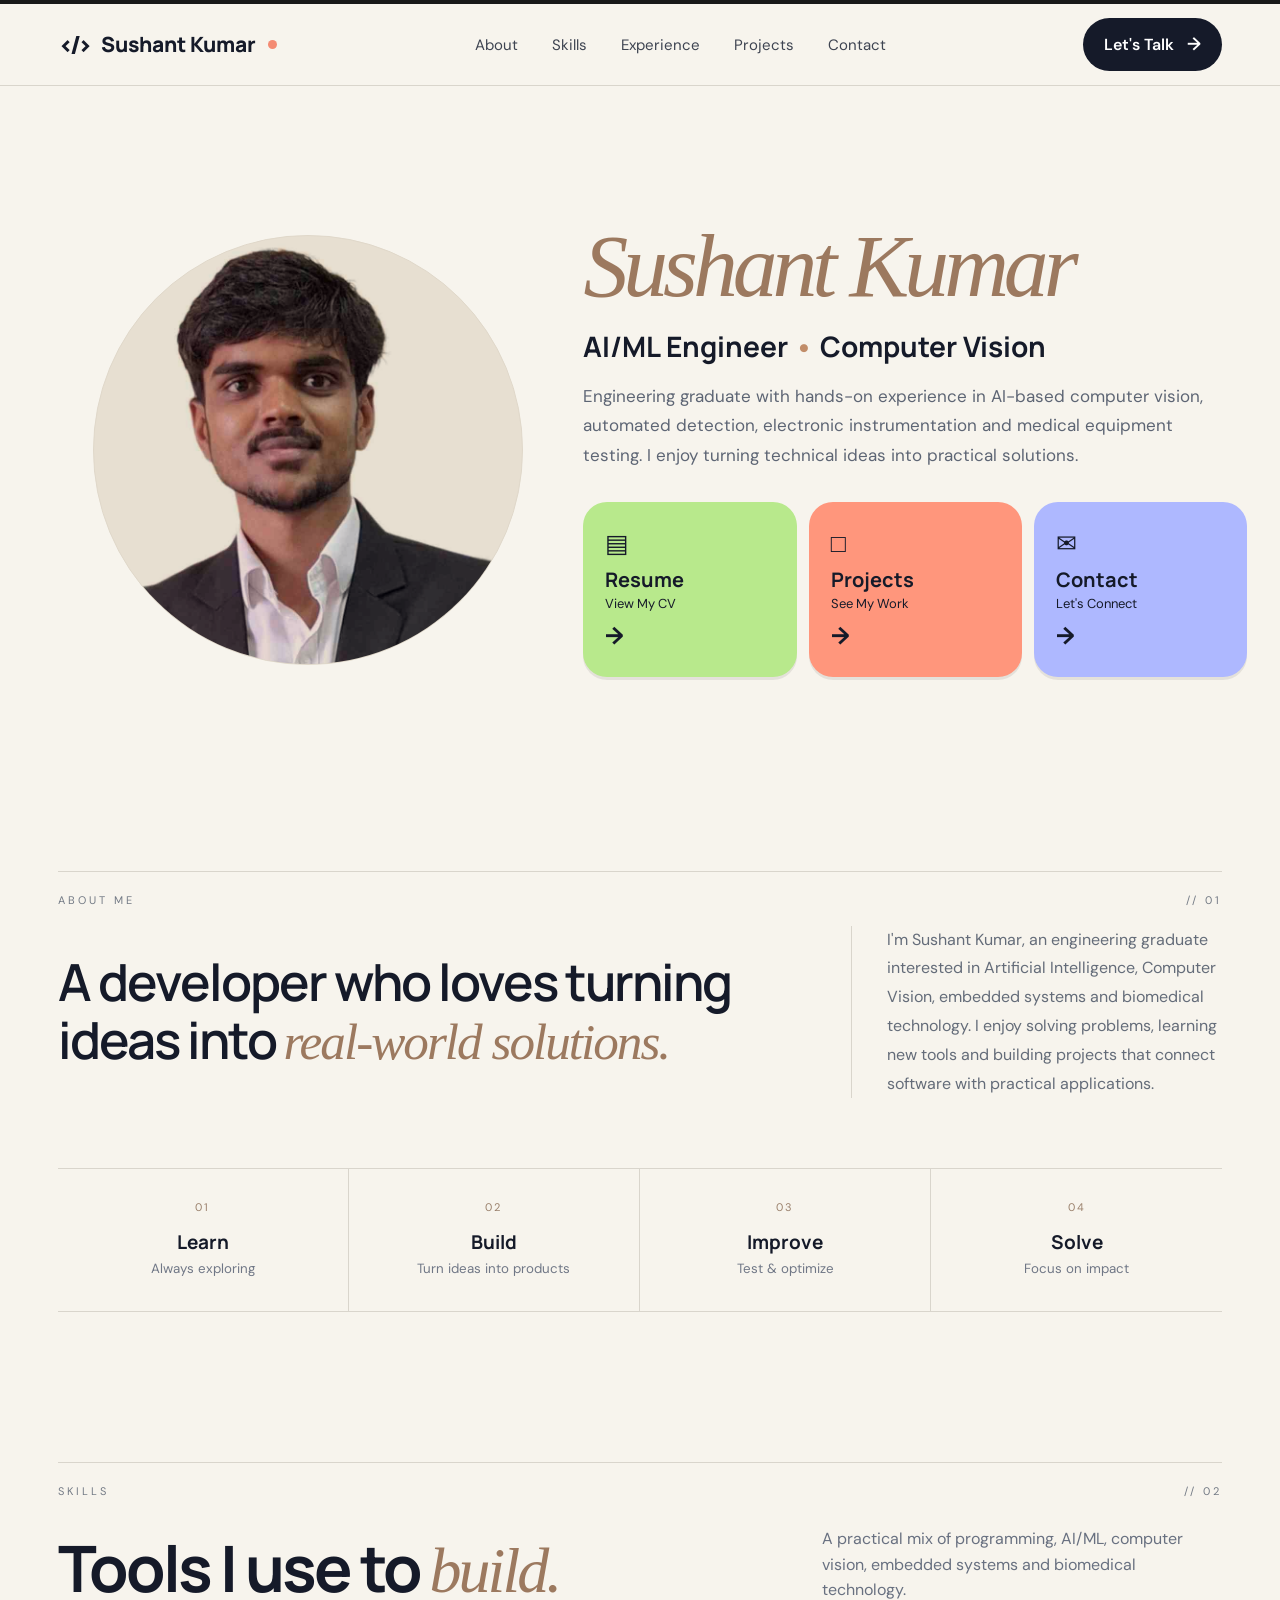
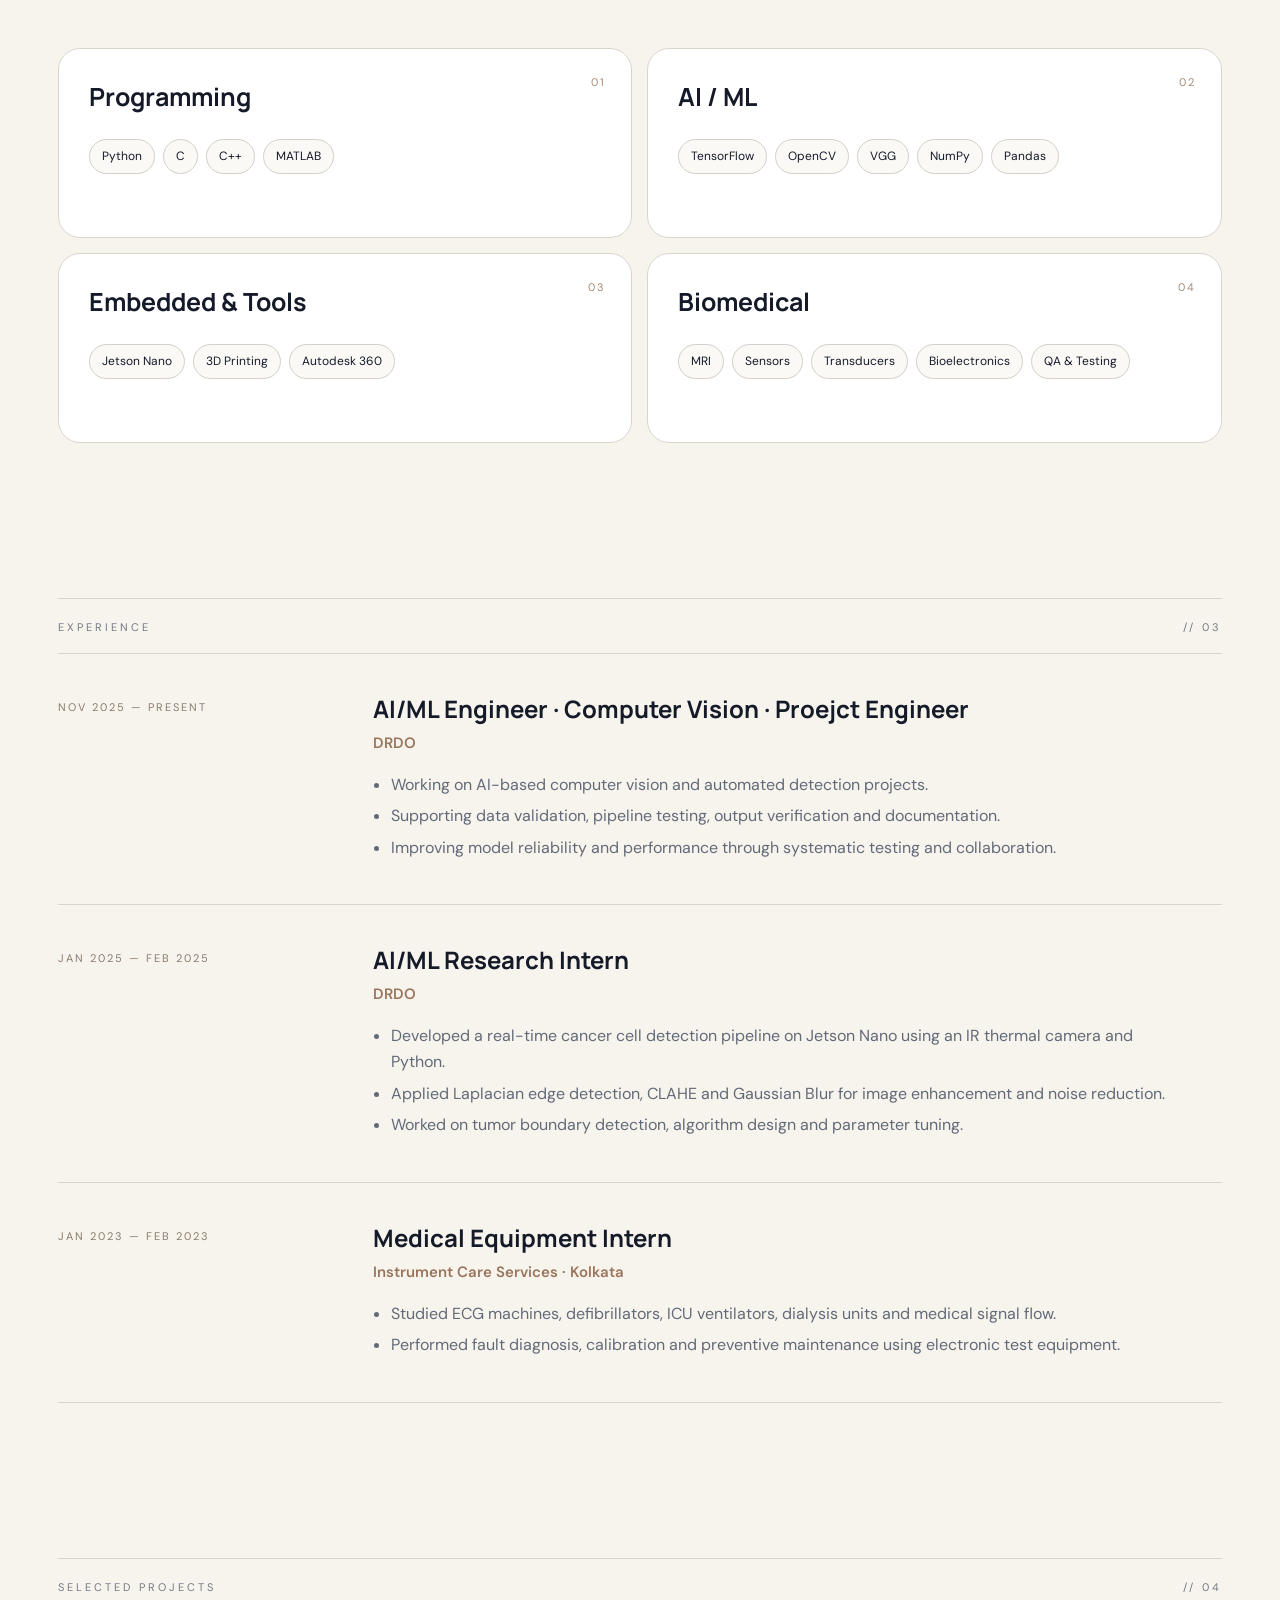
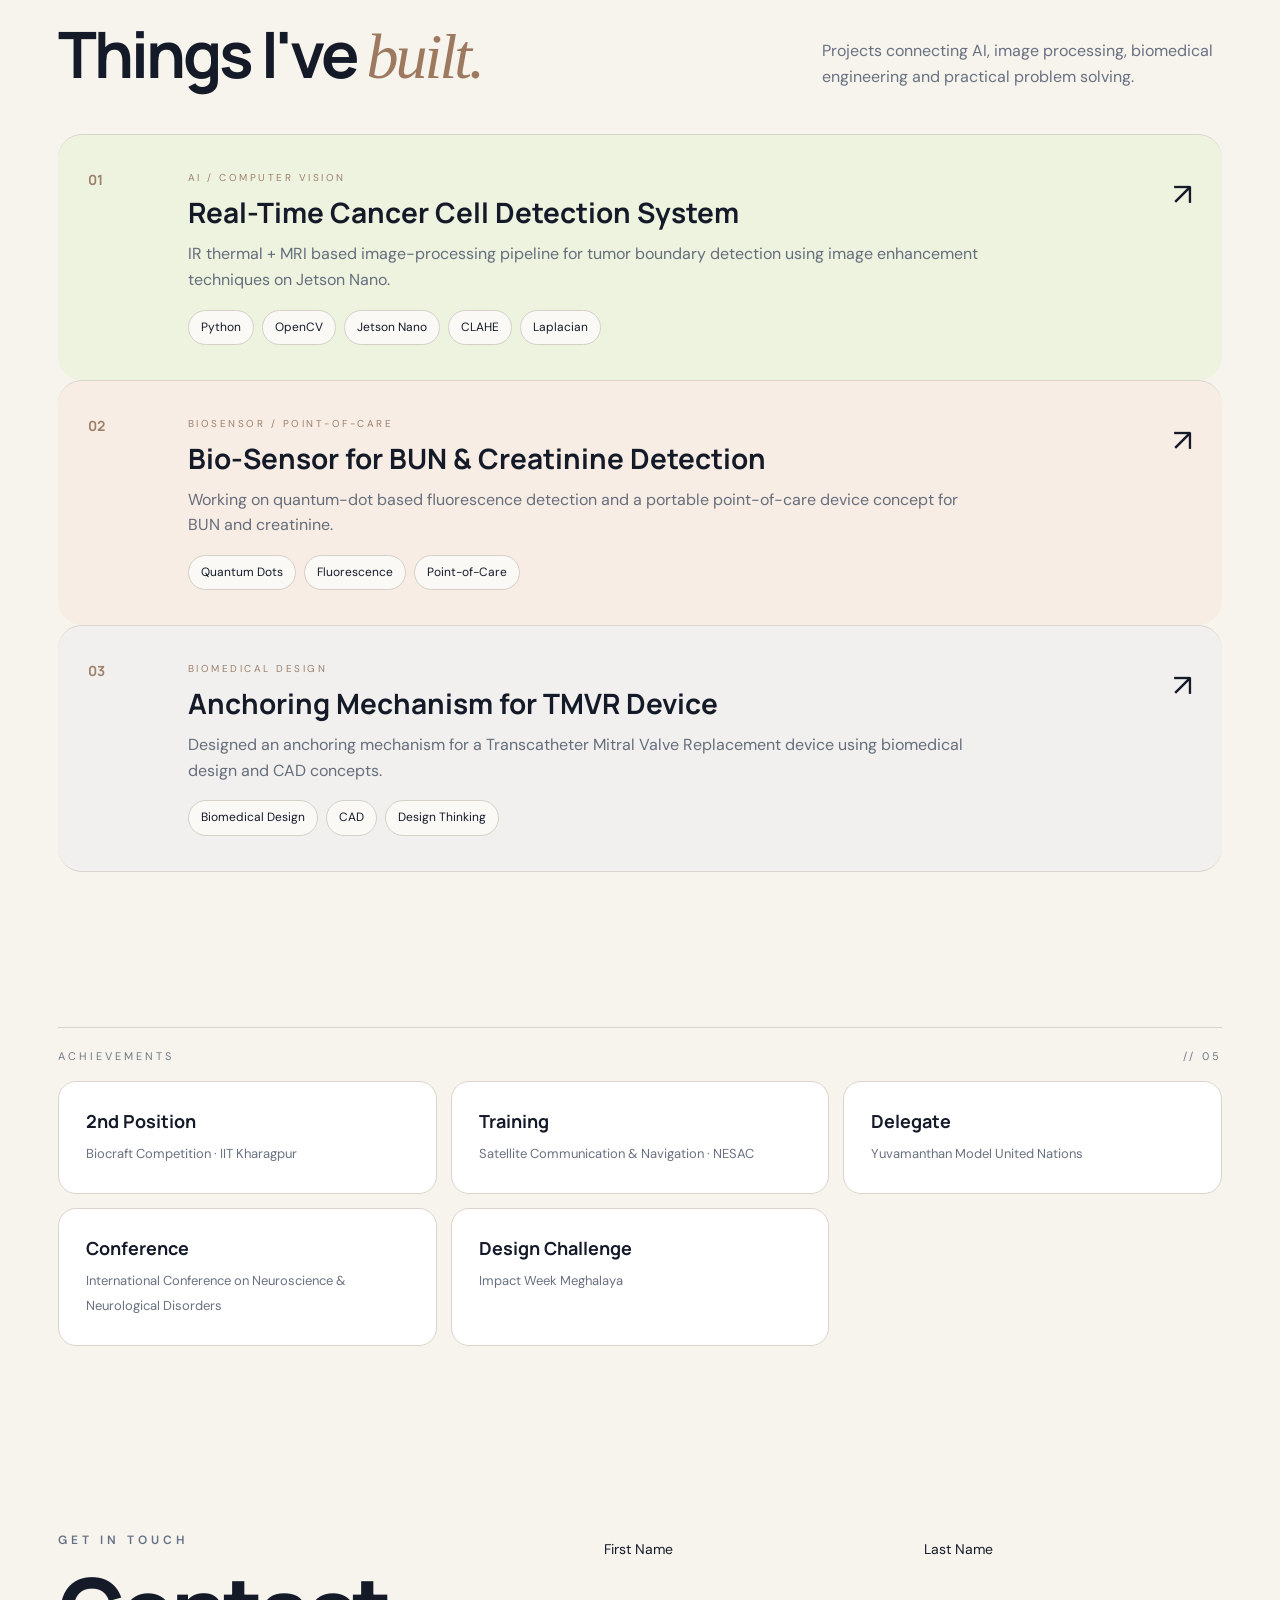
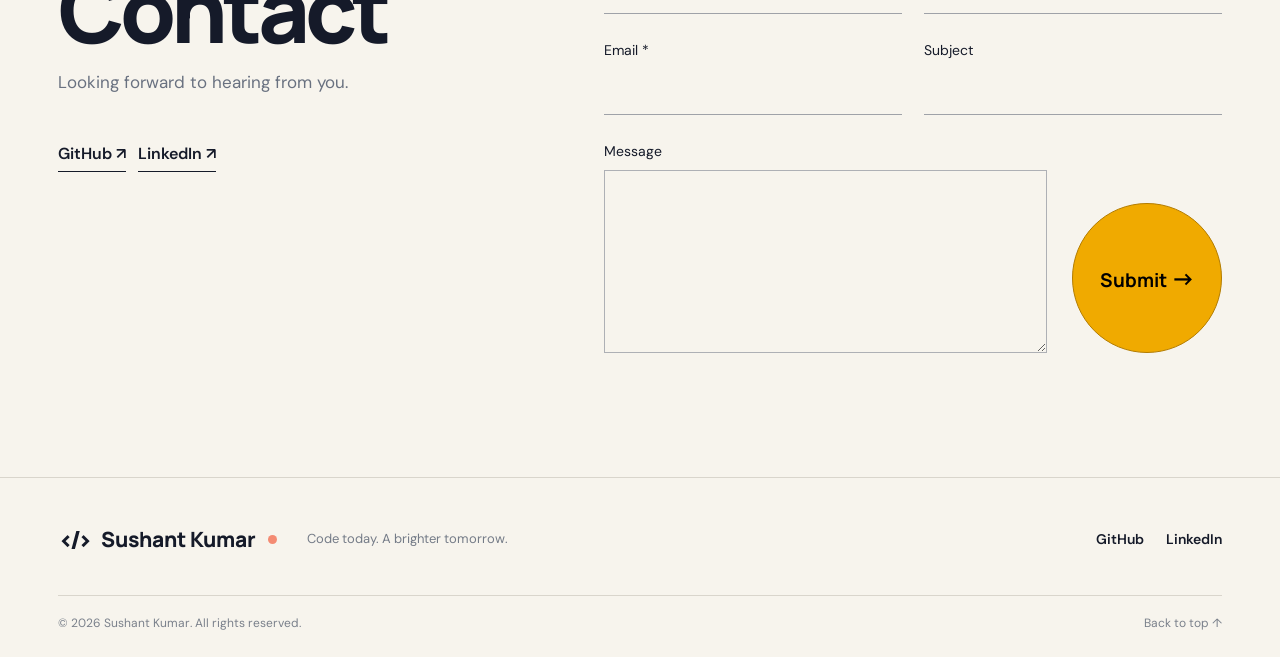
<file: index.html>
<!DOCTYPE html>
<html lang="en">
<head>
  <meta charset="UTF-8" />
  <meta name="viewport" content="width=device-width, initial-scale=1.0" />
  <meta name="description" content="Sushant Kumar — AI/ML Engineer, Computer Vision enthusiast and Biomedical Engineering graduate." />
  <title>Sushant Kumar — AI/ML Engineer</title>
  <link rel="preconnect" href="https://fonts.googleapis.com">
  <link rel="preconnect" href="https://fonts.gstatic.com" crossorigin>
  <link href="https://fonts.googleapis.com/css2?family=DM+Sans:wght@400;500;600;700&family=Manrope:wght@600;700;800&display=swap" rel="stylesheet">
  <link rel="stylesheet" href="style.css?v=20260910" />
</head>
<body>
  <div class="top-line"></div>

  <header class="site-header">
    <a class="brand" href="#home" aria-label="Sushant Kumar home">
      <span class="brand-mark">&lt;/&gt;</span>
      <span>Sushant Kumar</span><i></i>
    </a>

    <nav class="nav" id="nav">
      <a href="#about">About</a>
      <a href="#skills">Skills</a>
      <a href="#experience">Experience</a>
      <a href="#projects">Projects</a>
      <a href="#contact">Contact</a>
    </nav>

    <a class="talk-btn" href="#contact">Let's Talk <span>→</span></a>
    <button class="menu-btn" id="menuBtn" aria-label="Open menu">☰</button>
  </header>

  <main>
    <section class="hero section" id="home">
      <div class="hero-photo-wrap reveal">
        <div class="photo-circle">
          <img src="images/sushant.jpg" alt="Sushant Kumar" />
        </div>
      </div>

      <div class="hero-content reveal">
        <h1><em>Sushant Kumar</em></h1>
        <h2>AI/ML Engineer <span>•</span> Computer Vision</h2>
        <p class="hero-text">
          Engineering graduate with hands-on experience in AI-based computer vision,
          automated detection, electronic instrumentation and medical equipment testing.
          I enjoy turning technical ideas into practical solutions.
        </p>

        <div class="hero-cards">
          <a class="action-card green" href="assets/resume.pdf" target="_blank">
            <span class="card-icon">▤</span>
            <strong>Resume</strong>
            <small>View My CV</small>
            <b>→</b>
          </a>
          <a class="action-card coral" href="#projects">
            <span class="card-icon">□</span>
            <strong>Projects</strong>
            <small>See My Work</small>
            <b>→</b>
          </a>
          <a class="action-card lavender" href="#contact">
            <span class="card-icon">✉</span>
            <strong>Contact</strong>
            <small>Let's Connect</small>
            <b>→</b>
          </a>
        </div>
      </div>
    </section>

    <section class="about section" id="about">
      <div class="section-label"><span>ABOUT ME</span><span>// 01</span></div>
      <div class="about-grid">
        <h2>A developer who loves turning ideas into <em>real-world solutions.</em></h2>
        <p>
          I'm Sushant Kumar, an engineering graduate interested in Artificial Intelligence,
          Computer Vision, embedded systems and biomedical technology. I enjoy solving
          problems, learning new tools and building projects that connect software with
          practical applications.
        </p>
      </div>

      <div class="values">
        <div><span>01</span><strong>Learn</strong><small>Always exploring</small></div>
        <div><span>02</span><strong>Build</strong><small>Turn ideas into products</small></div>
        <div><span>03</span><strong>Improve</strong><small>Test & optimize</small></div>
        <div><span>04</span><strong>Solve</strong><small>Focus on impact</small></div>
      </div>
    </section>

    <section class="skills section" id="skills">
      <div class="section-label"><span>SKILLS</span><span>// 02</span></div>
      <div class="section-heading">
        <h2>Tools I use to <em>build.</em></h2>
        <p>A practical mix of programming, AI/ML, computer vision, embedded systems and biomedical technology.</p>
      </div>

      <div class="skill-grid">
        <article class="skill-card">
          <span class="number">01</span>
          <h3>Programming</h3>
          <div class="tags"><span>Python</span><span>C</span><span>C++</span><span>MATLAB</span></div>
        </article>
        <article class="skill-card">
          <span class="number">02</span>
          <h3>AI / ML</h3>
          <div class="tags"><span>TensorFlow</span><span>OpenCV</span><span>VGG</span><span>NumPy</span><span>Pandas</span></div>
        </article>
        <article class="skill-card">
          <span class="number">03</span>
          <h3>Embedded & Tools</h3>
          <div class="tags"><span>Jetson Nano</span><span>3D Printing</span><span>Autodesk 360</span></div>
        </article>
        <article class="skill-card">
          <span class="number">04</span>
          <h3>Biomedical</h3>
          <div class="tags"><span>MRI</span><span>Sensors</span><span>Transducers</span><span>Bioelectronics</span><span>QA & Testing</span></div>
        </article>
      </div>
    </section>

    <section class="experience section" id="experience">
      <div class="section-label"><span>EXPERIENCE</span><span>// 03</span></div>
      <div class="timeline">
        <article class="experience-item">
          <div class="date">NOV 2025 — PRESENT</div>
          <div>
            <h3>AI/ML Engineer · Computer Vision · Proejct Engineer</h3>
            <h4>DRDO</h4>
            <ul>
              <li>Working on AI-based computer vision and automated detection projects.</li>
              <li>Supporting data validation, pipeline testing, output verification and documentation.</li>
              <li>Improving model reliability and performance through systematic testing and collaboration.</li>
            </ul>
          </div>
        </article>

        <article class="experience-item">
          <div class="date">JAN 2025 — FEB 2025</div>
          <div>
            <h3>AI/ML Research Intern</h3>
            <h4>DRDO</h4>
            <ul>
              <li>Developed a real-time cancer cell detection pipeline on Jetson Nano using an IR thermal camera and Python.</li>
              <li>Applied Laplacian edge detection, CLAHE and Gaussian Blur for image enhancement and noise reduction.</li>
              <li>Worked on tumor boundary detection, algorithm design and parameter tuning.</li>
            </ul>
          </div>
        </article>

        <article class="experience-item">
          <div class="date">JAN 2023 — FEB 2023</div>
          <div>
            <h3>Medical Equipment Intern</h3>
            <h4>Instrument Care Services · Kolkata</h4>
            <ul>
              <li>Studied ECG machines, defibrillators, ICU ventilators, dialysis units and medical signal flow.</li>
              <li>Performed fault diagnosis, calibration and preventive maintenance using electronic test equipment.</li>
            </ul>
          </div>
        </article>
      </div>
    </section>

    <section class="projects section" id="projects">
      <div class="section-label"><span>SELECTED PROJECTS</span><span>// 04</span></div>
      <div class="section-heading">
        <h2>Things I've <em>built.</em></h2>
        <p>Projects connecting AI, image processing, biomedical engineering and practical problem solving.</p>
      </div>

      <div class="project-list">
        <article class="project project-one">
          <div class="project-index">01</div>
          <div class="project-main">
            <p>AI / COMPUTER VISION</p>
            <h3>Real-Time Cancer Cell Detection System</h3>
            <p class="project-desc">IR thermal + MRI based image-processing pipeline for tumor boundary detection using image enhancement techniques on Jetson Nano.</p>
            <div class="tags"><span>Python</span><span>OpenCV</span><span>Jetson Nano</span><span>CLAHE</span><span>Laplacian</span></div>
          </div>
          <span class="project-arrow">↗</span>
        </article>

        <article class="project project-two">
          <div class="project-index">02</div>
          <div class="project-main">
            <p>BIOSENSOR / POINT-OF-CARE</p>
            <h3>Bio-Sensor for BUN & Creatinine Detection</h3>
            <p class="project-desc">Working on quantum-dot based fluorescence detection and a portable point-of-care device concept for BUN and creatinine.</p>
            <div class="tags"><span>Quantum Dots</span><span>Fluorescence</span><span>Point-of-Care</span></div>
          </div>
          <span class="project-arrow">↗</span>
        </article>

        <article class="project project-three">
          <div class="project-index">03</div>
          <div class="project-main">
            <p>BIOMEDICAL DESIGN</p>
            <h3>Anchoring Mechanism for TMVR Device</h3>
            <p class="project-desc">Designed an anchoring mechanism for a Transcatheter Mitral Valve Replacement device using biomedical design and CAD concepts.</p>
            <div class="tags"><span>Biomedical Design</span><span>CAD</span><span>Design Thinking</span></div>
          </div>
          <span class="project-arrow">↗</span>
        </article>
      </div>
    </section>

    <section class="achievements section" id="achievements">
      <div class="section-label"><span>ACHIEVEMENTS</span><span>// 05</span></div>
      <div class="achievement-grid">
        <div><strong>2nd Position</strong><span>Biocraft Competition · IIT Kharagpur</span></div>
        <div><strong>Training</strong><span>Satellite Communication & Navigation · NESAC</span></div>
        <div><strong>Delegate</strong><span>Yuvamanthan Model United Nations</span></div>
        <div><strong>Conference</strong><span>International Conference on Neuroscience & Neurological Disorders</span></div>
        <div><strong>Design Challenge</strong><span>Impact Week Meghalaya</span></div>
      </div>
    </section>

    <section class="contact section" id="contact">
      <div class="contact-copy">
        <p class="eyebrow">GET IN TOUCH</p>
        <h2>Contact</h2>
        <p>Looking forward to hearing from you.</p>
        <div class="contact-social">
          <a href="https://github.com/sushant9663" target="_blank" rel="noopener">GitHub ↗</a>
          <a href="https://www.linkedin.com/in/sushant-kumar-287901246/" target="_blank" rel="noopener">LinkedIn ↗</a>
        </div>
      </div>

      <form class="contact-form" id="contactForm" action="https://formsubmit.co/sushant9663@gmail.com" method="POST">
        <input type="hidden" name="_subject" value="New portfolio contact message" />
        <input type="hidden" name="_template" value="table" />
        <input type="hidden" name="_captcha" value="false" />
        <div class="field-row">
          <label>First Name<input type="text" name="firstName" required /></label>
          <label>Last Name<input type="text" name="lastName" required /></label>
        </div>
        <div class="field-row">
          <label>Email *<input type="email" name="email" required /></label>
          <label>Subject<input type="text" name="subject" required /></label>
        </div>
        <div class="message-row">
          <label>Message<textarea name="message" rows="7" required></textarea></label>
          <button type="submit" class="submit-btn">Submit <span>→</span></button>
        </div>
        <p class="form-status" id="formStatus" aria-live="polite"></p>
      </form>
    </section>
  </main>

  <footer class="footer">
    <div class="footer-top">
      <a class="brand" href="#home"><span class="brand-mark">&lt;/&gt;</span><span>Sushant Kumar</span><i></i></a>
      <p>Code today. A brighter tomorrow.</p>
      <div class="footer-links">
        <a href="https://github.com/sushant9663" target="_blank" rel="noopener">GitHub</a>
        <a href="https://www.linkedin.com/in/sushant-kumar-287901246/" target="_blank" rel="noopener">LinkedIn</a>
      </div>
    </div>
    <div class="footer-bottom">
      <span>© 2026 Sushant Kumar. All rights reserved.</span>
      <a href="#home">Back to top ↑</a>
    </div>
  </footer>

  <script src="script.js"></script>
</body>
</html>
</file>
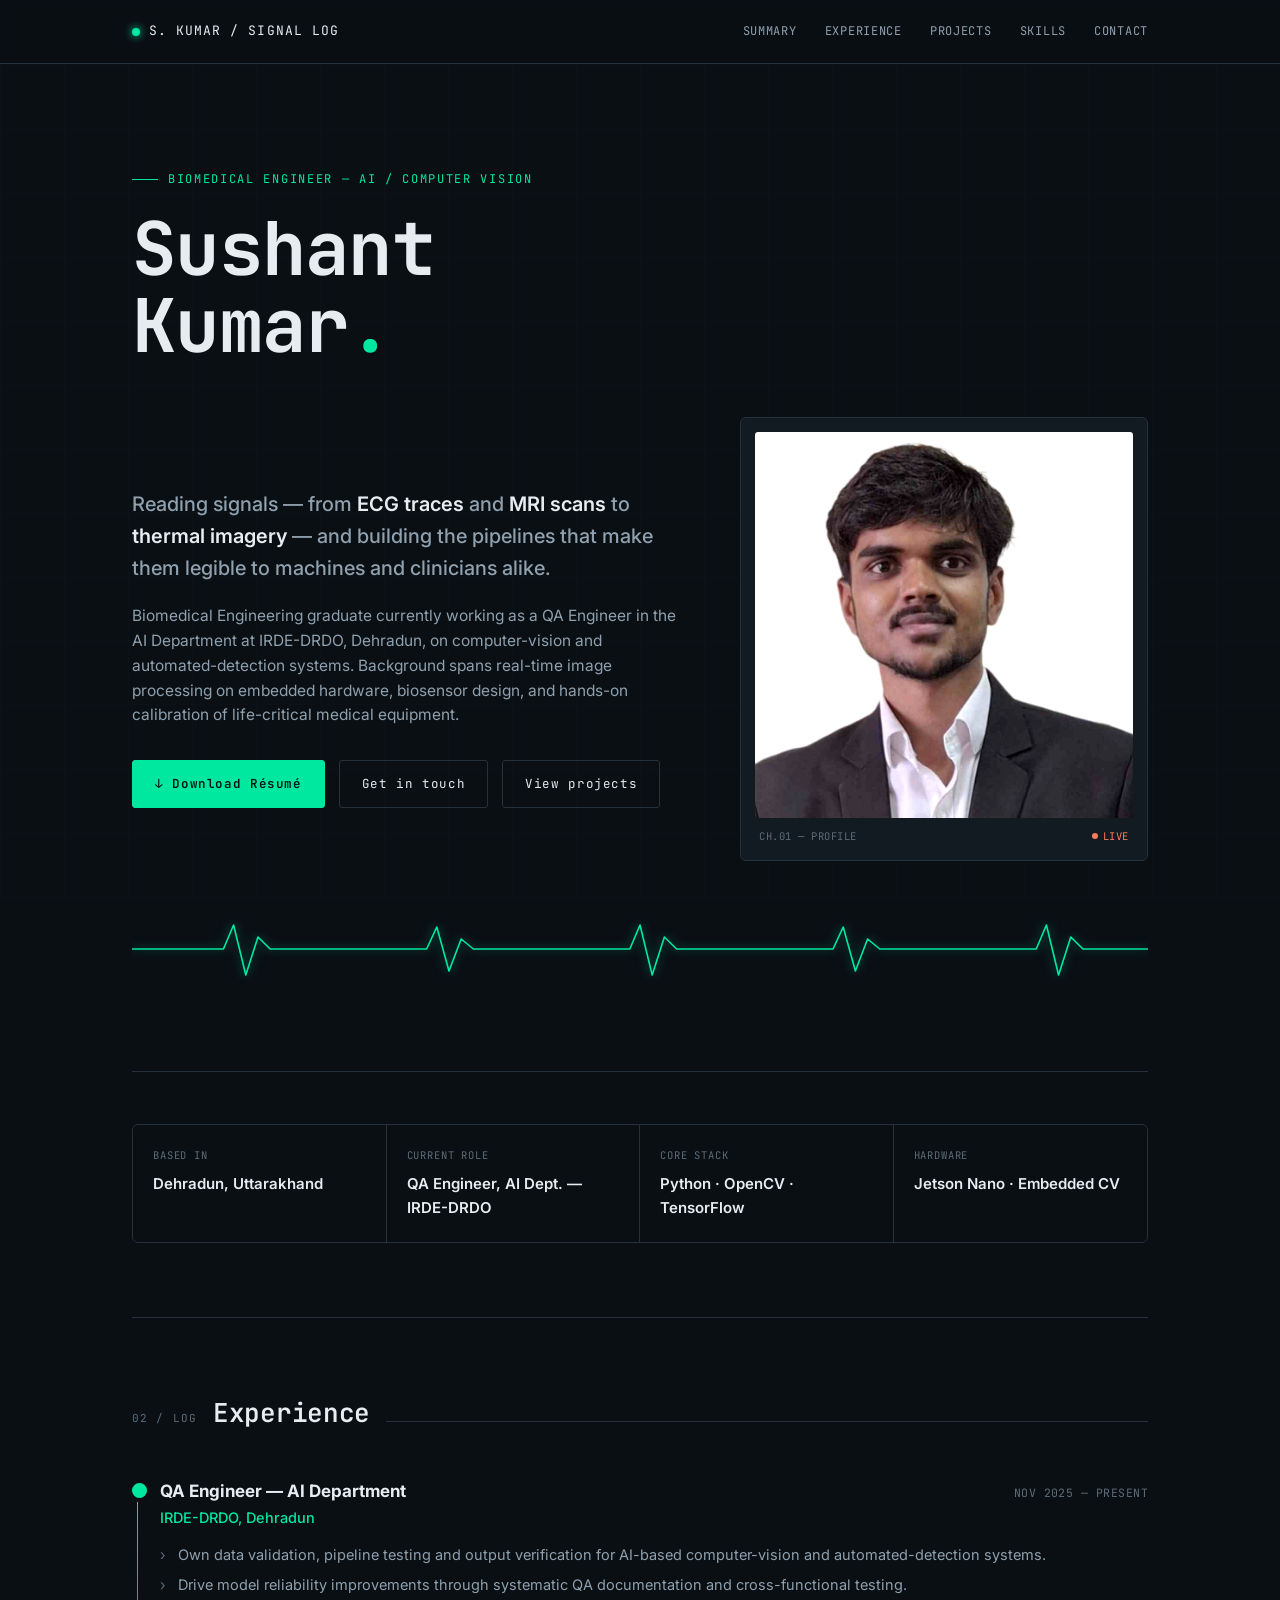
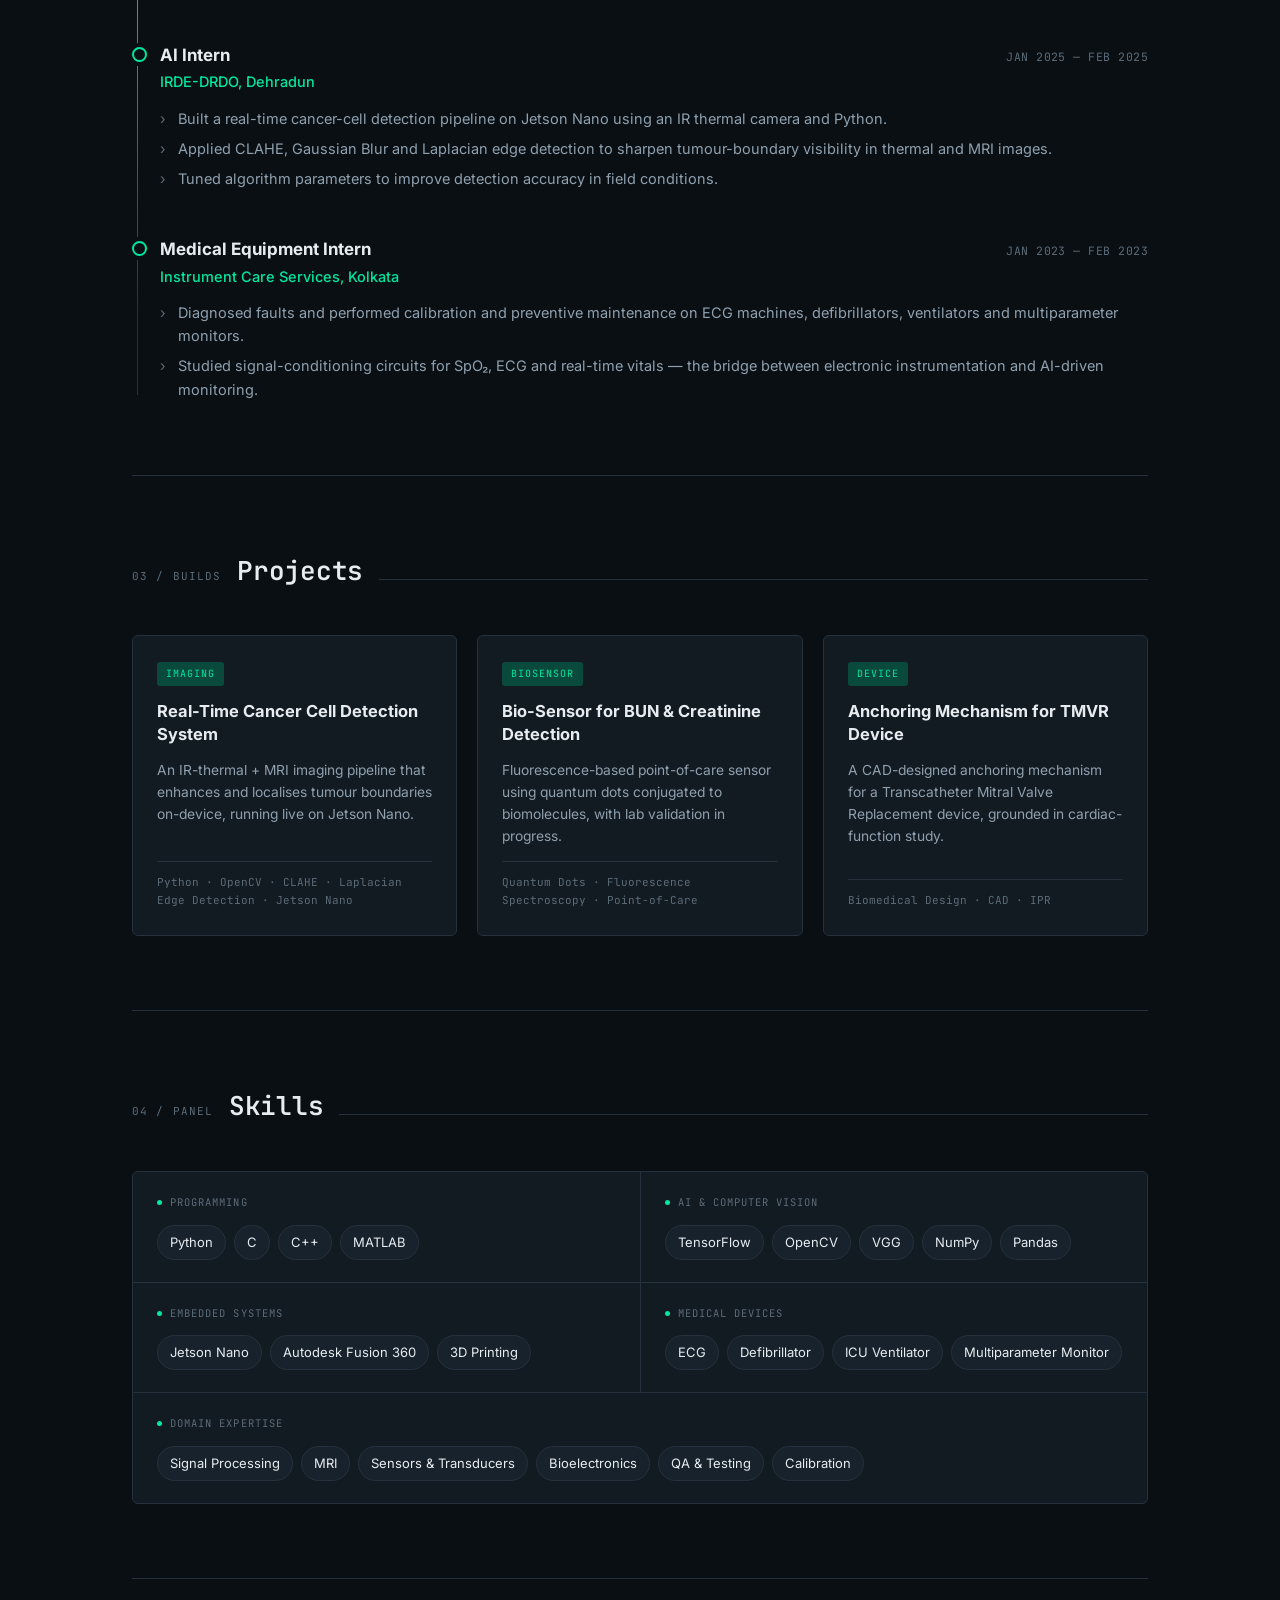
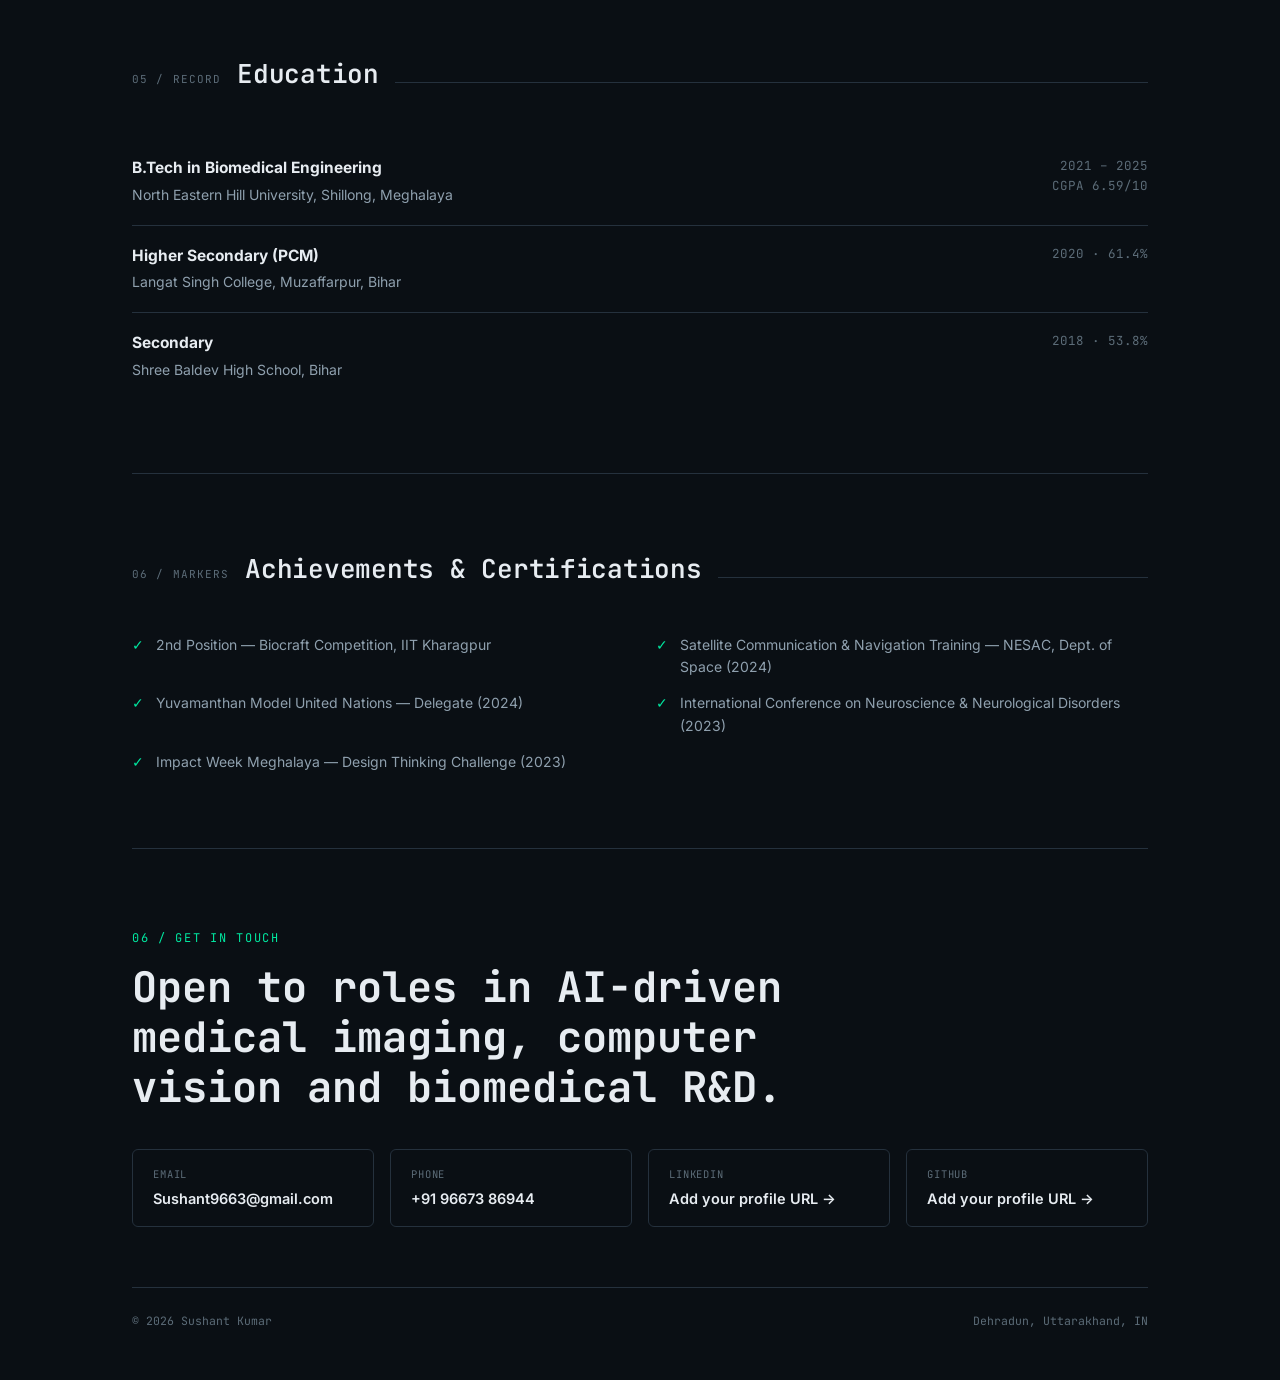
<file: Sushant_Portfolio.html>
<!DOCTYPE html>
<html lang="en">
<head>
<meta charset="UTF-8">
<meta name="viewport" content="width=device-width, initial-scale=1.0">
<title>Sushant Kumar — Biomedical Engineer × AI / Computer Vision</title>
<link rel="preconnect" href="https://fonts.googleapis.com">
<link href="https://fonts.googleapis.com/css2?family=JetBrains+Mono:wght@400;500;600;700&family=Inter:wght@400;500;600;700;800&display=swap" rel="stylesheet">
<style>
  :root{
    --bg:#0a0f14;
    --bg-2:#0d141b;
    --surface:#121a22;
    --surface-2:#18222c;
    --line:#25313d;
    --text:#e7ecf1;
    --text-dim:#8fa0ae;
    --text-faint:#5c6c78;
    --signal:#00e8a0;
    --signal-dim:#0a4a3c;
    --alert:#ff7a59;
    --mono:'JetBrains Mono', ui-monospace, monospace;
    --sans:'Inter', -apple-system, sans-serif;
  }
  *{margin:0;padding:0;box-sizing:border-box;}
  html{scroll-behavior:smooth;}
  body{
    background:var(--bg);
    color:var(--text);
    font-family:var(--sans);
    line-height:1.6;
    overflow-x:hidden;
  }
  a{color:inherit;text-decoration:none;}
  ::selection{background:var(--signal);color:#04140f;}

  /* Faint scan-grid backdrop */
  body::before{
    content:'';
    position:fixed;inset:0;
    background-image:
      linear-gradient(var(--line) 1px, transparent 1px),
      linear-gradient(90deg, var(--line) 1px, transparent 1px);
    background-size:64px 64px;
    opacity:.08;
    pointer-events:none;
    z-index:0;
  }

  .wrap{max-width:1080px;margin:0 auto;padding:0 32px;}

  /* ---------- NAV ---------- */
  header.nav{
    position:fixed;top:0;left:0;right:0;
    z-index:100;
    background:rgba(10,15,20,.82);
    backdrop-filter:blur(10px);
    border-bottom:1px solid var(--line);
  }
  .nav-inner{
    max-width:1080px;margin:0 auto;padding:18px 32px;
    display:flex;align-items:center;justify-content:space-between;
  }
  .nav-id{
    font-family:var(--mono);font-size:13px;letter-spacing:.08em;
    color:var(--text);display:flex;align-items:center;gap:9px;
  }
  .nav-id .dot{
    width:8px;height:8px;border-radius:50%;background:var(--signal);
    box-shadow:0 0 8px var(--signal);
    animation:pulse-dot 2.2s ease-in-out infinite;
  }
  @keyframes pulse-dot{0%,100%{opacity:1}50%{opacity:.35}}
  nav.links{display:flex;gap:28px;font-family:var(--mono);font-size:12px;letter-spacing:.06em;}
  nav.links a{color:var(--text-dim);transition:color .2s;position:relative;padding:4px 0;}
  nav.links a:hover{color:var(--signal);}
  nav.links a:focus-visible{outline:2px solid var(--signal);outline-offset:4px;}
  @media (max-width:720px){ nav.links{display:none;} }

  /* ---------- HERO ---------- */
  .hero{
    position:relative;z-index:1;
    padding:170px 0 90px;
    border-bottom:1px solid var(--line);
  }
  .lead-label{
    font-family:var(--mono);font-size:12px;letter-spacing:.14em;
    color:var(--signal);text-transform:uppercase;
    display:flex;align-items:center;gap:10px;margin-bottom:22px;
  }
  .lead-label::before{content:'';width:26px;height:1px;background:var(--signal);}
  .hero h1{
    font-family:var(--mono);
    font-size:clamp(38px,6.2vw,74px);
    font-weight:700;
    letter-spacing:-.01em;
    line-height:1.04;
    color:var(--text);
  }
  .hero h1 span{color:var(--signal);}
  .hero .role{
    margin-top:18px;font-size:clamp(16px,2vw,20px);
    color:var(--text-dim);font-weight:500;max-width:640px;
  }
  .hero .role b{color:var(--text);font-weight:600;}
  .hero-grid{
    display:grid;grid-template-columns:1.15fr .85fr;gap:56px;
    align-items:center;margin-top:52px;
  }
  @media (max-width:860px){ .hero-grid{grid-template-columns:1fr;} }

  .hero-summary{color:var(--text-dim);font-size:15.5px;max-width:560px;}
  .hero-cta{display:flex;gap:14px;margin-top:32px;flex-wrap:wrap;}
  .btn{
    font-family:var(--mono);font-size:12.5px;letter-spacing:.05em;
    padding:13px 22px;border-radius:3px;border:1px solid var(--line);
    display:inline-flex;align-items:center;gap:8px;transition:all .2s;
  }
  .btn-primary{background:var(--signal);color:#03150f;border-color:var(--signal);font-weight:600;}
  .btn-primary:hover{background:#04ffb8;}
  .btn-ghost{color:var(--text);}
  .btn-ghost:hover{border-color:var(--signal);color:var(--signal);}

  /* photo module with monitor frame + scan sweep */
  .photo-module{
    position:relative;
    border:1px solid var(--line);
    background:var(--surface);
    border-radius:6px;
    padding:14px;
  }
  .photo-frame{
    position:relative;overflow:hidden;border-radius:3px;
    aspect-ratio:1/1.02;
    background:#000;
  }
  .photo-frame img{
    width:100%;height:100%;object-fit:cover;object-position:top center;
    filter:grayscale(.15) contrast(1.05);
    display:block;
  }
  .scan-sweep{
    position:absolute;left:0;right:0;height:26%;
    background:linear-gradient(180deg, transparent, rgba(0,232,160,.18), transparent);
    animation:sweep 4.5s linear infinite;
    pointer-events:none;
  }
  @keyframes sweep{0%{top:-30%}100%{top:100%}}
  .photo-meta{
    display:flex;justify-content:space-between;
    font-family:var(--mono);font-size:10.5px;color:var(--text-faint);
    padding:10px 4px 2px;letter-spacing:.05em;
  }
  .photo-meta .rec{color:var(--alert);display:flex;align-items:center;gap:5px;}
  .photo-meta .rec::before{content:'';width:6px;height:6px;border-radius:50%;background:var(--alert);}

  /* waveform strip */
  .waveform{width:100%;height:64px;display:block;margin-top:56px;}
  .waveform path{
    fill:none;stroke:var(--signal);stroke-width:1.6;
    stroke-linejoin:round;stroke-linecap:round;
    filter:drop-shadow(0 0 5px rgba(0,232,160,.5));
  }

  /* ---------- SECTION SCAFFOLDING ---------- */
  section{position:relative;z-index:1;padding:74px 0;border-bottom:1px solid var(--line);}
  .sec-head{display:flex;align-items:baseline;gap:16px;margin-bottom:44px;}
  .sec-tag{
    font-family:var(--mono);font-size:11px;color:var(--text-faint);
    letter-spacing:.1em;white-space:nowrap;
  }
  .sec-head h2{
    font-family:var(--mono);font-size:26px;font-weight:600;color:var(--text);
    letter-spacing:-.01em;
  }
  .sec-head::after{
    content:'';flex:1;height:1px;background:var(--line);
  }

  /* ---------- QUICK FACTS STRIP ---------- */
  .facts{
    display:grid;grid-template-columns:repeat(4,1fr);
    border:1px solid var(--line);border-radius:6px;overflow:hidden;
  }
  .fact{padding:22px 20px;border-right:1px solid var(--line);}
  .fact:last-child{border-right:none;}
  .fact .k{font-family:var(--mono);font-size:10.5px;color:var(--text-faint);letter-spacing:.08em;text-transform:uppercase;}
  .fact .v{font-size:15px;color:var(--text);margin-top:8px;font-weight:600;}
  @media (max-width:720px){
    .facts{grid-template-columns:repeat(2,1fr);}
    .fact{border-bottom:1px solid var(--line);}
  }

  /* ---------- TIMELINE (experience) ---------- */
  .timeline{position:relative;padding-left:28px;}
  .timeline::before{
    content:'';position:absolute;left:5px;top:6px;bottom:6px;width:1px;
    background:linear-gradient(var(--signal), var(--line) 85%);
  }
  .tl-item{position:relative;padding-bottom:46px;}
  .tl-item:last-child{padding-bottom:0;}
  .tl-item::before{
    content:'';position:absolute;left:-28px;top:5px;
    width:11px;height:11px;border-radius:50%;
    background:var(--bg);border:2px solid var(--signal);
    box-shadow:0 0 0 4px var(--bg);
  }
  .tl-item.current::before{background:var(--signal);}
  .tl-top{display:flex;justify-content:space-between;flex-wrap:wrap;gap:8px;align-items:baseline;}
  .tl-role{font-size:17px;font-weight:700;color:var(--text);}
  .tl-org{color:var(--signal);font-weight:500;font-size:14.5px;}
  .tl-date{font-family:var(--mono);font-size:11.5px;color:var(--text-faint);letter-spacing:.04em;white-space:nowrap;}
  .tl-item ul{margin-top:12px;padding-left:0;list-style:none;}
  .tl-item li{
    color:var(--text-dim);font-size:14.5px;padding-left:18px;position:relative;margin-top:7px;
  }
  .tl-item li::before{content:'›';position:absolute;left:0;color:var(--text-faint);}

  /* ---------- PROJECTS ---------- */
  .proj-grid{display:grid;grid-template-columns:repeat(3,1fr);gap:20px;}
  @media (max-width:860px){.proj-grid{grid-template-columns:1fr;}}
  .proj-card{
    background:var(--surface);border:1px solid var(--line);border-radius:6px;
    padding:26px 24px;transition:border-color .25s, transform .25s;
    display:flex;flex-direction:column;gap:14px;
  }
  .proj-card:hover{border-color:var(--signal);transform:translateY(-3px);}
  .proj-tag{
    font-family:var(--mono);font-size:10px;letter-spacing:.1em;color:var(--signal);
    background:var(--signal-dim);display:inline-block;padding:4px 9px;border-radius:3px;
    width:fit-content;text-transform:uppercase;
  }
  .proj-card h3{font-size:16.5px;color:var(--text);line-height:1.35;font-weight:700;}
  .proj-card p{font-size:13.8px;color:var(--text-dim);}
  .proj-stack{
    font-family:var(--mono);font-size:11px;color:var(--text-faint);
    padding-top:12px;border-top:1px solid var(--line);margin-top:auto;
  }

  /* ---------- SKILLS (instrument channels) ---------- */
  .channels{display:grid;grid-template-columns:repeat(2,1fr);gap:1px;background:var(--line);border:1px solid var(--line);border-radius:6px;overflow:hidden;}
  @media (max-width:720px){.channels{grid-template-columns:1fr;}}
  .channel{background:var(--surface);padding:22px 24px;}
  .channel .ch-label{
    font-family:var(--mono);font-size:10.5px;color:var(--text-faint);
    letter-spacing:.1em;text-transform:uppercase;display:flex;align-items:center;gap:8px;
  }
  .channel .ch-label::before{content:'';width:5px;height:5px;background:var(--signal);border-radius:50%;}
  .chips{display:flex;flex-wrap:wrap;gap:8px;margin-top:14px;}
  .chip{
    font-size:13px;color:var(--text);background:var(--surface-2);
    border:1px solid var(--line);padding:6px 12px;border-radius:20px;
  }

  /* ---------- EDUCATION ---------- */
  .edu-item{
    display:flex;justify-content:space-between;gap:20px;flex-wrap:wrap;
    padding:18px 0;border-bottom:1px solid var(--line);
  }
  .edu-item:last-child{border-bottom:none;}
  .edu-item .e-name{font-weight:700;font-size:15.5px;color:var(--text);}
  .edu-item .e-org{color:var(--text-dim);font-size:14px;margin-top:3px;}
  .edu-item .e-meta{font-family:var(--mono);font-size:12.5px;color:var(--text-faint);text-align:right;white-space:nowrap;}

  /* ---------- ACHIEVEMENTS ---------- */
  .ach-list{display:grid;grid-template-columns:1fr 1fr;gap:14px 32px;}
  @media (max-width:720px){.ach-list{grid-template-columns:1fr;}}
  .ach-list li{
    list-style:none;display:flex;gap:12px;color:var(--text-dim);font-size:14px;
  }
  .ach-list li::before{content:'✓';color:var(--signal);font-family:var(--mono);flex-shrink:0;}

  /* ---------- CONTACT / FOOTER ---------- */
  footer{padding:80px 0 50px;position:relative;z-index:1;}
  .contact-head{font-family:var(--mono);font-size:12px;color:var(--signal);letter-spacing:.14em;text-transform:uppercase;}
  footer h2{
    font-family:var(--mono);font-size:clamp(28px,4vw,42px);margin-top:14px;
    max-width:680px;line-height:1.2;color:var(--text);
  }
  .contact-links{display:flex;gap:16px;flex-wrap:wrap;margin-top:36px;}
  .clink{
    border:1px solid var(--line);border-radius:6px;padding:16px 20px;
    display:flex;flex-direction:column;gap:4px;min-width:200px;flex:1;
    transition:border-color .2s;
  }
  .clink:hover{border-color:var(--signal);}
  .clink .k{font-family:var(--mono);font-size:10.5px;color:var(--text-faint);letter-spacing:.08em;text-transform:uppercase;}
  .clink .v{font-size:14.5px;color:var(--text);font-weight:600;}
  .foot-bar{
    margin-top:60px;padding-top:24px;border-top:1px solid var(--line);
    display:flex;justify-content:space-between;flex-wrap:wrap;gap:10px;
    font-family:var(--mono);font-size:11.5px;color:var(--text-faint);
  }

  @media (prefers-reduced-motion:reduce){
    .scan-sweep, .nav-id .dot{animation:none;}
    html{scroll-behavior:auto;}
  }
</style>
</head>
<body>

<header class="nav">
  <div class="nav-inner">
    <div class="nav-id"><span class="dot"></span>S. KUMAR / SIGNAL LOG</div>
    <nav class="links">
      <a href="#about">SUMMARY</a>
      <a href="#experience">EXPERIENCE</a>
      <a href="#projects">PROJECTS</a>
      <a href="#skills">SKILLS</a>
      <a href="#contact">CONTACT</a>
    </nav>
  </div>
</header>

<div class="wrap">

  <section class="hero" id="about">
    <div class="lead-label">Biomedical Engineer — AI / Computer Vision</div>
    <h1>Sushant<br>Kumar<span>.</span></h1>
    <div class="hero-grid">
      <div>
        <p class="role">Reading signals — from <b>ECG traces</b> and <b>MRI scans</b> to <b>thermal imagery</b> — and building the pipelines that make them legible to machines and clinicians alike.</p>
        <p class="hero-summary" style="margin-top:20px;">Biomedical Engineering graduate currently working as a QA Engineer in the AI Department at IRDE-DRDO, Dehradun, on computer-vision and automated-detection systems. Background spans real-time image processing on embedded hardware, biosensor design, and hands-on calibration of life-critical medical equipment.</p>
        <div class="hero-cta">
          <a href="Sushant_Kumar_Resume.pdf" class="btn btn-primary" download>↓ Download Résumé</a>
          <a href="#contact" class="btn btn-ghost">Get in touch</a>
          <a href="#projects" class="btn btn-ghost">View projects</a>
        </div>
      </div>
      <div class="photo-module">
        <div class="photo-frame">
          <img src="[data-uri]" alt="Sushant Kumar">
          <div class="scan-sweep"></div>
        </div>
        <div class="photo-meta">
          <span>CH.01 — PROFILE</span>
          <span class="rec">LIVE</span>
        </div>
      </div>
    </div>

    <svg class="waveform" viewBox="0 0 1000 64" preserveAspectRatio="none">
      <path id="ekg-path" d="M0,32 L60,32 L90,32 L100,8 L112,58 L124,20 L136,32 L200,32 L260,32 L290,32 L300,10 L312,54 L324,22 L336,32 L400,32 L460,32 L490,32 L500,8 L512,58 L524,20 L536,32 L600,32 L660,32 L690,32 L700,10 L712,54 L724,22 L736,32 L800,32 L860,32 L890,32 L900,8 L912,58 L924,20 L936,32 L1000,32">
        <animate attributeName="d" dur="0.01s" begin="0s" fill="freeze"
          values="M0,32 L60,32 L90,32 L100,8 L112,58 L124,20 L136,32 L200,32 L260,32 L290,32 L300,10 L312,54 L324,22 L336,32 L400,32 L460,32 L490,32 L500,8 L512,58 L524,20 L536,32 L600,32 L660,32 L690,32 L700,10 L712,54 L724,22 L736,32 L800,32 L860,32 L890,32 L900,8 L912,58 L924,20 L936,32 L1000,32"/>
      </path>
    </svg>
  </section>

  <section id="quickfacts" style="padding-top:52px;">
    <div class="facts">
      <div class="fact"><div class="k">Based in</div><div class="v">Dehradun, Uttarakhand</div></div>
      <div class="fact"><div class="k">Current Role</div><div class="v">QA Engineer, AI Dept. — IRDE-DRDO</div></div>
      <div class="fact"><div class="k">Core Stack</div><div class="v">Python · OpenCV · TensorFlow</div></div>
      <div class="fact"><div class="k">Hardware</div><div class="v">Jetson Nano · Embedded CV</div></div>
    </div>
  </section>

  <section id="experience">
    <div class="sec-head"><span class="sec-tag">02 / LOG</span><h2>Experience</h2></div>
    <div class="timeline">
      <div class="tl-item current">
        <div class="tl-top">
          <div><span class="tl-role">QA Engineer — AI Department</span><br><span class="tl-org">IRDE-DRDO, Dehradun</span></div>
          <div class="tl-date">NOV 2025 — PRESENT</div>
        </div>
        <ul>
          <li>Own data validation, pipeline testing and output verification for AI-based computer-vision and automated-detection systems.</li>
          <li>Drive model reliability improvements through systematic QA documentation and cross-functional testing.</li>
        </ul>
      </div>
      <div class="tl-item">
        <div class="tl-top">
          <div><span class="tl-role">AI Intern</span><br><span class="tl-org">IRDE-DRDO, Dehradun</span></div>
          <div class="tl-date">JAN 2025 — FEB 2025</div>
        </div>
        <ul>
          <li>Built a real-time cancer-cell detection pipeline on Jetson Nano using an IR thermal camera and Python.</li>
          <li>Applied CLAHE, Gaussian Blur and Laplacian edge detection to sharpen tumour-boundary visibility in thermal and MRI images.</li>
          <li>Tuned algorithm parameters to improve detection accuracy in field conditions.</li>
        </ul>
      </div>
      <div class="tl-item">
        <div class="tl-top">
          <div><span class="tl-role">Medical Equipment Intern</span><br><span class="tl-org">Instrument Care Services, Kolkata</span></div>
          <div class="tl-date">JAN 2023 — FEB 2023</div>
        </div>
        <ul>
          <li>Diagnosed faults and performed calibration and preventive maintenance on ECG machines, defibrillators, ventilators and multiparameter monitors.</li>
          <li>Studied signal-conditioning circuits for SpO₂, ECG and real-time vitals — the bridge between electronic instrumentation and AI-driven monitoring.</li>
        </ul>
      </div>
    </div>
  </section>

  <section id="projects">
    <div class="sec-head"><span class="sec-tag">03 / BUILDS</span><h2>Projects</h2></div>
    <div class="proj-grid">
      <div class="proj-card">
        <span class="proj-tag">Imaging</span>
        <h3>Real-Time Cancer Cell Detection System</h3>
        <p>An IR-thermal + MRI imaging pipeline that enhances and localises tumour boundaries on-device, running live on Jetson Nano.</p>
        <div class="proj-stack">Python · OpenCV · CLAHE · Laplacian Edge Detection · Jetson Nano</div>
      </div>
      <div class="proj-card">
        <span class="proj-tag">Biosensor</span>
        <h3>Bio-Sensor for BUN & Creatinine Detection</h3>
        <p>Fluorescence-based point-of-care sensor using quantum dots conjugated to biomolecules, with lab validation in progress.</p>
        <div class="proj-stack">Quantum Dots · Fluorescence Spectroscopy · Point-of-Care</div>
      </div>
      <div class="proj-card">
        <span class="proj-tag">Device</span>
        <h3>Anchoring Mechanism for TMVR Device</h3>
        <p>A CAD-designed anchoring mechanism for a Transcatheter Mitral Valve Replacement device, grounded in cardiac-function study.</p>
        <div class="proj-stack">Biomedical Design · CAD · IPR</div>
      </div>
    </div>
  </section>

  <section id="skills">
    <div class="sec-head"><span class="sec-tag">04 / PANEL</span><h2>Skills</h2></div>
    <div class="channels">
      <div class="channel">
        <div class="ch-label">Programming</div>
        <div class="chips"><span class="chip">Python</span><span class="chip">C</span><span class="chip">C++</span><span class="chip">MATLAB</span></div>
      </div>
      <div class="channel">
        <div class="ch-label">AI &amp; Computer Vision</div>
        <div class="chips"><span class="chip">TensorFlow</span><span class="chip">OpenCV</span><span class="chip">VGG</span><span class="chip">NumPy</span><span class="chip">Pandas</span></div>
      </div>
      <div class="channel">
        <div class="ch-label">Embedded Systems</div>
        <div class="chips"><span class="chip">Jetson Nano</span><span class="chip">Autodesk Fusion 360</span><span class="chip">3D Printing</span></div>
      </div>
      <div class="channel">
        <div class="ch-label">Medical Devices</div>
        <div class="chips"><span class="chip">ECG</span><span class="chip">Defibrillator</span><span class="chip">ICU Ventilator</span><span class="chip">Multiparameter Monitor</span></div>
      </div>
      <div class="channel" style="grid-column:1/-1;">
        <div class="ch-label">Domain Expertise</div>
        <div class="chips"><span class="chip">Signal Processing</span><span class="chip">MRI</span><span class="chip">Sensors &amp; Transducers</span><span class="chip">Bioelectronics</span><span class="chip">QA &amp; Testing</span><span class="chip">Calibration</span></div>
      </div>
    </div>
  </section>

  <section id="education">
    <div class="sec-head"><span class="sec-tag">05 / RECORD</span><h2>Education</h2></div>
    <div class="edu-item">
      <div><div class="e-name">B.Tech in Biomedical Engineering</div><div class="e-org">North Eastern Hill University, Shillong, Meghalaya</div></div>
      <div class="e-meta">2021 – 2025<br>CGPA 6.59/10</div>
    </div>
    <div class="edu-item">
      <div><div class="e-name">Higher Secondary (PCM)</div><div class="e-org">Langat Singh College, Muzaffarpur, Bihar</div></div>
      <div class="e-meta">2020 · 61.4%</div>
    </div>
    <div class="edu-item">
      <div><div class="e-name">Secondary</div><div class="e-org">Shree Baldev High School, Bihar</div></div>
      <div class="e-meta">2018 · 53.8%</div>
    </div>
  </section>

  <section id="achievements">
    <div class="sec-head"><span class="sec-tag">06 / MARKERS</span><h2>Achievements &amp; Certifications</h2></div>
    <ul class="ach-list">
      <li>2nd Position — Biocraft Competition, IIT Kharagpur</li>
      <li>Satellite Communication &amp; Navigation Training — NESAC, Dept. of Space (2024)</li>
      <li>Yuvamanthan Model United Nations — Delegate (2024)</li>
      <li>International Conference on Neuroscience &amp; Neurological Disorders (2023)</li>
      <li>Impact Week Meghalaya — Design Thinking Challenge (2023)</li>
    </ul>
  </section>

  <footer id="contact">
    <div class="contact-head">06 / Get in touch</div>
    <h2>Open to roles in AI-driven medical imaging, computer vision and biomedical R&amp;D.</h2>
    <div class="contact-links">
      <a class="clink" href="mailto:Sushant9663@gmail.com"><span class="k">Email</span><span class="v">Sushant9663@gmail.com</span></a>
      <a class="clink" href="tel:+919667386944"><span class="k">Phone</span><span class="v">+91 96673 86944</span></a>
      <a class="clink" href="#"><span class="k">LinkedIn</span><span class="v">Add your profile URL →</span></a>
      <a class="clink" href="#"><span class="k">GitHub</span><span class="v">Add your profile URL →</span></a>
    </div>
    <div class="foot-bar">
      <span>© 2026 Sushant Kumar</span>
      <span>Dehradun, Uttarakhand, IN</span>
    </div>
  </footer>

</div>

</body>
</html>
</file>
<file: style.css>
*{box-sizing:border-box;margin:0;padding:0}
:root{--ink:#151a29;--muted:#687080;--paper:#f7f4ed;--line:#d9d5cc;--green:#b8e98c;--coral:#ff967c;--lav:#aeb8ff;--accent:#c18d69}
html{scroll-behavior:smooth}
body{font-family:"DM Sans",sans-serif;color:var(--ink);background:var(--paper);line-height:1.6}
a{text-decoration:none;color:inherit}
.top-line{height:4px;background:#191919}
.site-header{height:82px;padding:0 4.5%;display:flex;align-items:center;justify-content:space-between;border-bottom:1px solid var(--line);background:rgba(247,244,237,.94);position:sticky;top:0;z-index:50;backdrop-filter:blur(12px)}
.brand{display:flex;align-items:center;gap:12px;font-family:Manrope,sans-serif;font-weight:800;font-size:21px}
.brand-mark{font-weight:800;font-size:25px;letter-spacing:-4px}
.brand i{width:9px;height:9px;border-radius:50%;background:#f48b73;display:inline-block}
.nav{display:flex;gap:34px;font-size:15px;color:#3e4451}
.nav a{position:relative}.nav a:after{content:"";position:absolute;left:0;bottom:-7px;width:0;height:1px;background:var(--ink);transition:.25s}.nav a:hover:after{width:100%}
.talk-btn{background:var(--ink);color:white;border-radius:40px;padding:12px 21px;font-weight:600}.talk-btn span{margin-left:9px;font-size:18px}
.menu-btn{display:none;background:none;border:0;font-size:24px}
.section{width:min(1180px,91%);margin:auto}
.hero{min-height:740px;display:grid;grid-template-columns:43% 57%;align-items:center;gap:25px;padding:78px 0 90px}
.hero-photo-wrap{position:relative;display:flex;justify-content:center;align-items:center}
.photo-circle{width:min(430px,90%);aspect-ratio:1;border-radius:50%;overflow:hidden;background:#e7dfd1;border:1px solid #e0d8ca;position:relative}
.photo-circle img{width:100%;height:100%;object-fit:cover;object-position:center top;mix-blend-mode:multiply}
.scribble{position:absolute;top:5%;left:1%;font-family:Georgia,serif;font-style:italic;color:#987b65;font-size:19px;line-height:1.2;transform:rotate(-8deg);z-index:2}
.orbit-note{position:absolute;right:1%;bottom:2%;width:118px;height:118px;border-radius:50%;background:var(--green);display:grid;place-items:center;text-align:center;font-family:Georgia,serif;font-style:italic;font-size:16px;transform:rotate(8deg);box-shadow:0 8px 0 rgba(21,26,41,.08)}
.eyebrow{font-size:12px;letter-spacing:4px;color:#667084;font-weight:600;margin-bottom:14px}.eyebrow span{letter-spacing:0}
.hero h1{font:800 clamp(62px,7vw,92px)/.88 Manrope,sans-serif;letter-spacing:-5px;margin-bottom:24px}.hero h1 em,.section-heading em,.about h2 em{font-family:Georgia,serif;font-weight:400;color:#9c795f}
.hero h2{font:700 clamp(22px,2.2vw,31px)/1.2 Manrope,sans-serif;margin-bottom:18px}.hero h2 span{color:#c18d69}
.hero-text{max-width:630px;color:#5d6574;font-size:17px;line-height:1.75}
.hero-cards{display:grid;grid-template-columns:repeat(3,1fr);gap:12px;margin-top:31px}
.action-card{min-height:175px;padding:22px;border-radius:24px;display:flex;flex-direction:column;justify-content:space-between;transition:.3s;box-shadow:0 3px 0 rgba(0,0,0,.08)}
.action-card:hover{transform:translateY(-7px);box-shadow:0 12px 24px rgba(21,26,41,.12)}
.action-card.green{background:var(--green)}.action-card.coral{background:var(--coral)}.action-card.lavender{background:var(--lav)}
.card-icon{font-size:25px}.action-card strong{font:700 20px Manrope,sans-serif}.action-card small{font-size:13px}.action-card b{font-size:24px}
.section-label{border-top:1px solid var(--line);padding:20px 0 16px;display:flex;justify-content:space-between;color:#737a85;font-size:11px;letter-spacing:3px}
.about{padding:45px 0 95px}.about-grid{display:grid;grid-template-columns:1.55fr .8fr;gap:75px;align-items:center}.about h2{font:600 clamp(37px,4vw,57px)/1.15 Manrope,sans-serif;letter-spacing:-2px}.about-grid>p{color:#646c79;font-size:16px;line-height:1.8;border-left:1px solid var(--line);padding-left:35px}
.values{display:grid;grid-template-columns:repeat(4,1fr);margin-top:70px;border-top:1px solid var(--line);border-bottom:1px solid var(--line)}.values div{padding:30px 25px;text-align:center;border-right:1px solid var(--line)}.values div:last-child{border:0}.values span{display:block;color:#9a806c;font-size:11px;letter-spacing:2px;margin-bottom:12px}.values strong{display:block;font:700 19px Manrope,sans-serif}.values small{color:#707786}
.skills,.experience,.projects,.achievements{padding:55px 0 100px}.section-heading{display:flex;justify-content:space-between;align-items:end;margin:10px 0 45px;gap:40px}.section-heading h2{font:700 clamp(42px,5vw,66px)/1 Manrope,sans-serif;letter-spacing:-3px}.section-heading p{max-width:400px;color:var(--muted)}
.skill-grid{display:grid;grid-template-columns:repeat(2,1fr);gap:15px}.skill-card{background:white;border:1px solid var(--line);border-radius:22px;padding:30px;min-height:190px;position:relative}.skill-card .number{position:absolute;right:25px;top:25px;color:#a58a75;font-size:11px;letter-spacing:2px}.skill-card h3{font:700 25px Manrope,sans-serif;margin-bottom:25px}.tags{display:flex;flex-wrap:wrap;gap:8px}.tags span{border:1px solid #d4d0c7;border-radius:30px;padding:7px 12px;font-size:12px;background:#faf9f6}
.experience{background:transparent}.timeline{border-top:1px solid var(--line)}.experience-item{display:grid;grid-template-columns:260px 1fr;gap:55px;padding:38px 0;border-bottom:1px solid var(--line)}.date{font-size:11px;letter-spacing:2px;color:#8a7a6d;padding-top:7px}.experience-item h3{font:700 24px Manrope,sans-serif}.experience-item h4{font-size:15px;font-weight:600;margin:6px 0 17px;color:#9a755d}.experience-item ul{padding-left:18px;color:#626a78;max-width:800px}.experience-item li{margin:6px 0}
.project-list{display:flex;flex-direction:column}.project{display:grid;grid-template-columns:75px 1fr 55px;gap:25px;align-items:start;padding:35px 30px;border-top:1px solid var(--line);border-radius:24px;transition:.3s}.project:last-child{border-bottom:1px solid var(--line)}.project:hover{background:white;transform:translateX(7px)}.project-index{font:700 14px Manrope,sans-serif;color:#9c806a}.project-main>p:first-child{font-size:10px;letter-spacing:2.5px;color:#9b806c;margin-bottom:7px}.project h3{font:700 28px Manrope,sans-serif;margin-bottom:10px}.project-desc{color:#656d7b;max-width:800px;margin-bottom:17px}.project-arrow{font-size:31px;justify-self:end}
.project-one{background:rgba(184,233,140,.14)}.project-two{background:rgba(255,150,124,.08)}.project-three{background:rgba(174,184,255,.08)}
.achievement-grid{display:grid;grid-template-columns:repeat(3,1fr);gap:14px}.achievement-grid div{padding:27px;background:white;border:1px solid var(--line);border-radius:18px}.achievement-grid strong{display:block;font:700 18px Manrope,sans-serif;margin-bottom:7px}.achievement-grid span{font-size:13px;color:#697180}
.contact{display:grid;grid-template-columns:.85fr 1.15fr;gap:90px;padding:85px 0 110px}.contact-copy h2{font:800 clamp(60px,7vw,90px)/1 Manrope,sans-serif;letter-spacing:-5px;margin-bottom:15px}.contact-copy>p:not(.eyebrow){color:#697180;font-size:17px}.contact-social{display:flex;gap:12px;margin-top:45px}.contact-social a{border-bottom:1px solid var(--ink);padding-bottom:4px;font-weight:600}
.contact-form{padding-top:7px}.field-row{display:grid;grid-template-columns:1fr 1fr;gap:22px;margin-bottom:25px}.contact-form label{display:block;font-size:14px}.contact-form input,.contact-form textarea{display:block;width:100%;border:0;border-bottom:1px solid #9fa2a8;background:transparent;margin-top:8px;padding:11px 2px;font:inherit;outline:none}.contact-form input:focus,.contact-form textarea:focus{border-bottom-color:var(--ink)}.message-row{display:grid;grid-template-columns:1fr 150px;gap:25px;align-items:end}.contact-form textarea{resize:vertical;min-height:145px;border:1px solid #aeb0b5;padding:12px}.submit-btn{width:150px;height:150px;border-radius:50%;border:1px solid #b37c00;background:#f0aa00;font:700 19px Manrope,sans-serif;cursor:pointer;transition:.3s}.submit-btn:hover{transform:rotate(-5deg) scale(1.03)}.submit-btn span{font-size:24px}.form-status{grid-column:1/-1;margin-top:14px;color:#647060;font-size:13px}
.footer{padding:42px 4.5% 24px;border-top:1px solid var(--line)}.footer-top{display:flex;align-items:center;gap:30px}.footer-top p{color:#747b87;font-size:13px;flex:1}.footer-links{display:flex;gap:22px;font-size:14px;font-weight:600}.footer-bottom{border-top:1px solid var(--line);margin-top:35px;padding-top:18px;display:flex;justify-content:space-between;color:#7a808b;font-size:12px}
.reveal{opacity:0;transform:translateY(24px);transition:opacity .8s ease,transform .8s ease}.reveal.visible{opacity:1;transform:none}
@media(max-width:900px){.nav{gap:18px}.hero{grid-template-columns:1fr;padding-top:55px}.hero-photo-wrap{order:2}.hero-content{order:1}.photo-circle{width:360px}.about-grid,.contact{grid-template-columns:1fr;gap:35px}.about-grid>p{border-left:0;border-top:1px solid var(--line);padding:25px 0 0}.values{grid-template-columns:repeat(2,1fr)}.values div:nth-child(2){border-right:0}.values div:nth-child(-n+2){border-bottom:1px solid var(--line)}.skill-grid,.achievement-grid{grid-template-columns:1fr 1fr}.experience-item{grid-template-columns:180px 1fr;gap:25px}}
@media(max-width:680px){.site-header{height:70px}.nav{display:none;position:absolute;top:70px;left:0;right:0;padding:20px 5%;background:var(--paper);border-bottom:1px solid var(--line);flex-direction:column}.nav.open{display:flex}.talk-btn{display:none}.menu-btn{display:block}.hero{min-height:auto;padding:55px 0 75px}.hero h1{font-size:64px;letter-spacing:-4px}.hero h2{font-size:20px}.hero-text{font-size:15px}.hero-cards{grid-template-columns:1fr}.action-card{min-height:135px}.scribble{left:0}.orbit-note{right:0}.about h2{font-size:37px}.values,.skill-grid,.achievement-grid{grid-template-columns:1fr}.values div{border-right:0;border-bottom:1px solid var(--line)!important}.values div:last-child{border-bottom:0!important}.section-heading{display:block}.section-heading p{margin-top:20px}.experience-item{grid-template-columns:1fr;gap:8px}.project{grid-template-columns:45px 1fr 30px;padding:28px 12px}.project h3{font-size:21px}.project-desc{font-size:14px}.contact{padding-top:55px}.field-row,.message-row{grid-template-columns:1fr}.submit-btn{width:120px;height:120px;margin-top:10px}.footer-top{flex-wrap:wrap}.footer-top p{flex-basis:100%;order:3}.footer-bottom{gap:15px;flex-direction:column}}
</file>
